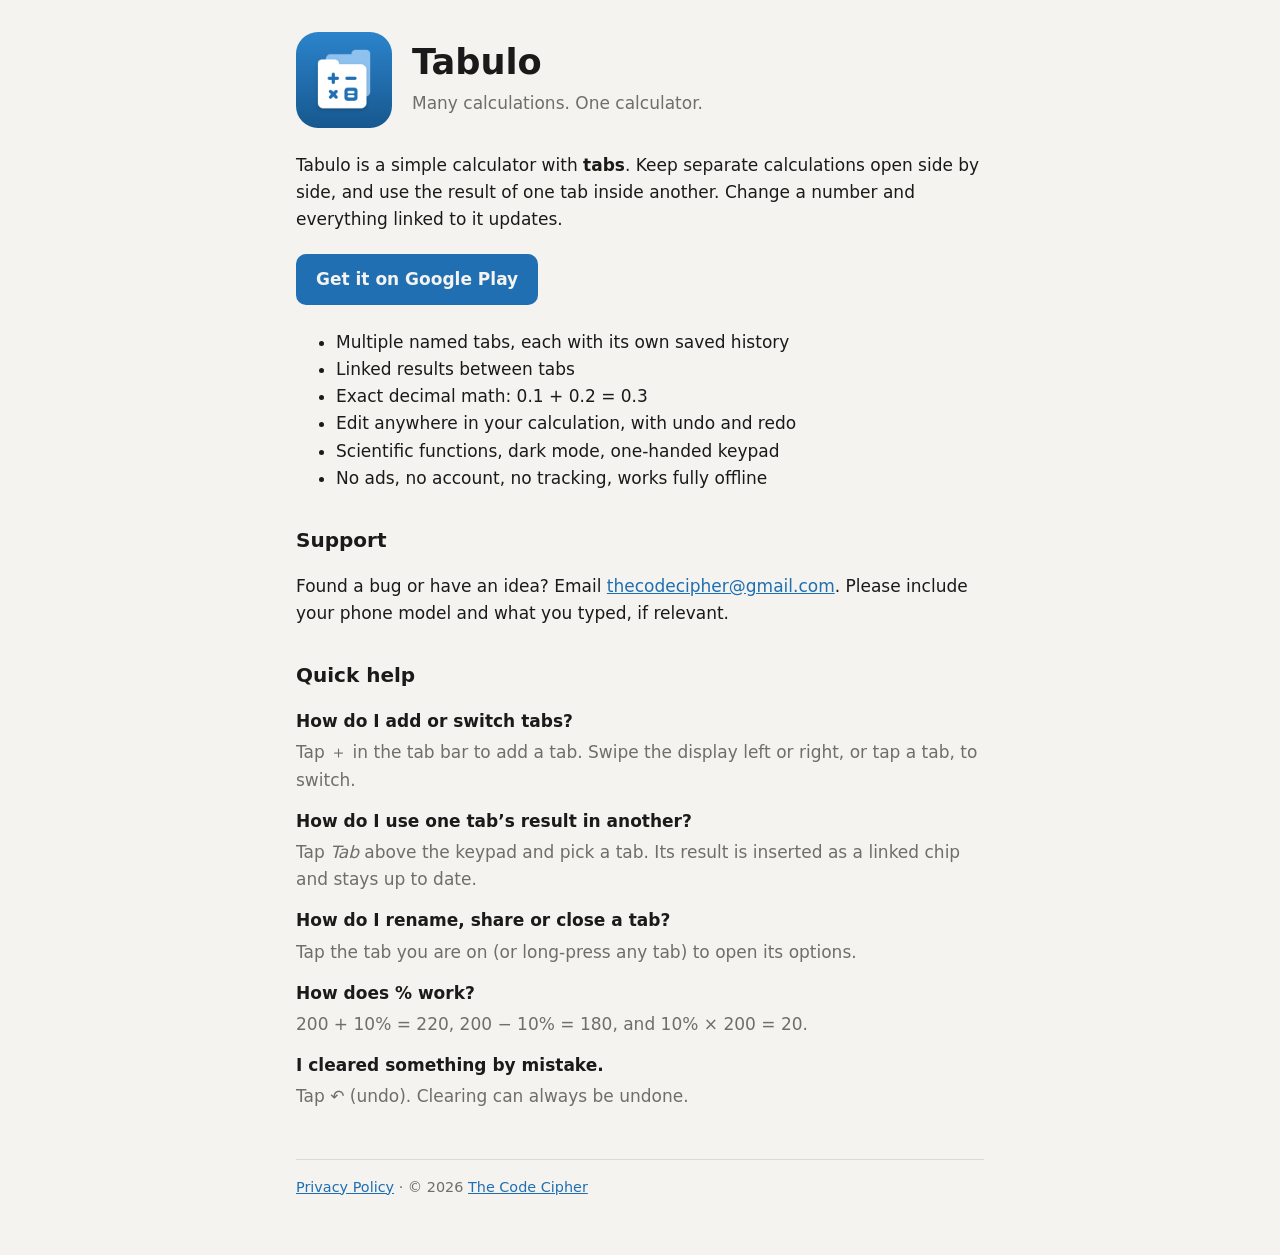
<file: index.html>
<!doctype html>
<html lang="en">
<head>
  <meta charset="utf-8">
  <meta name="viewport" content="width=device-width, initial-scale=1">
  <title>Tabulo Calculator</title>
  <meta name="description" content="Tabulo is a multi-tab calculator: run several calculations side by side and use one tab's result in another. Exact, offline and private.">
  <link rel="icon" href="favicon.png">
  <link rel="stylesheet" href="style.css">
</head>
<body>
  <main>
    <header class="hero">
      <img src="icon.png" alt="" width="96" height="96">
      <div>
        <h1>Tabulo</h1>
        <p class="tagline">Many calculations. One calculator.</p>
      </div>
    </header>

    <p>Tabulo is a simple calculator with <strong>tabs</strong>. Keep separate calculations open side by side, and use the result of one tab inside another. Change a number and everything linked to it updates.</p>

    <p class="get"><a class="play" href="https://play.google.com/store/apps/details?id=com.thecodecipher.tabulo">Get it on Google Play</a></p>
    <ul>
      <li>Multiple named tabs, each with its own saved history</li>
      <li>Linked results between tabs</li>
      <li>Exact decimal math: 0.1 + 0.2 = 0.3</li>
      <li>Edit anywhere in your calculation, with undo and redo</li>
      <li>Scientific functions, dark mode, one-handed keypad</li>
      <li>No ads, no account, no tracking, works fully offline</li>
    </ul>

    <h2>Support</h2>
    <p>Found a bug or have an idea? Email <a href="mailto:thecodecipher@gmail.com">thecodecipher@gmail.com</a>. Please include your phone model and what you typed, if relevant.</p>

    <h2>Quick help</h2>
    <dl>
      <dt>How do I add or switch tabs?</dt>
      <dd>Tap ＋ in the tab bar to add a tab. Swipe the display left or right, or tap a tab, to switch.</dd>
      <dt>How do I use one tab’s result in another?</dt>
      <dd>Tap <em>Tab</em> above the keypad and pick a tab. Its result is inserted as a linked chip and stays up to date.</dd>
      <dt>How do I rename, share or close a tab?</dt>
      <dd>Tap the tab you are on (or long-press any tab) to open its options.</dd>
      <dt>How does % work?</dt>
      <dd>200 + 10% = 220, 200 − 10% = 180, and 10% × 200 = 20.</dd>
      <dt>I cleared something by mistake.</dt>
      <dd>Tap ↶ (undo). Clearing can always be undone.</dd>
    </dl>

    <footer><a href="privacy.html">Privacy Policy</a> · © 2026 <a href="https://thecodecipher.com/">The Code Cipher</a></footer>
  </main>
</body>
</html>
</file>
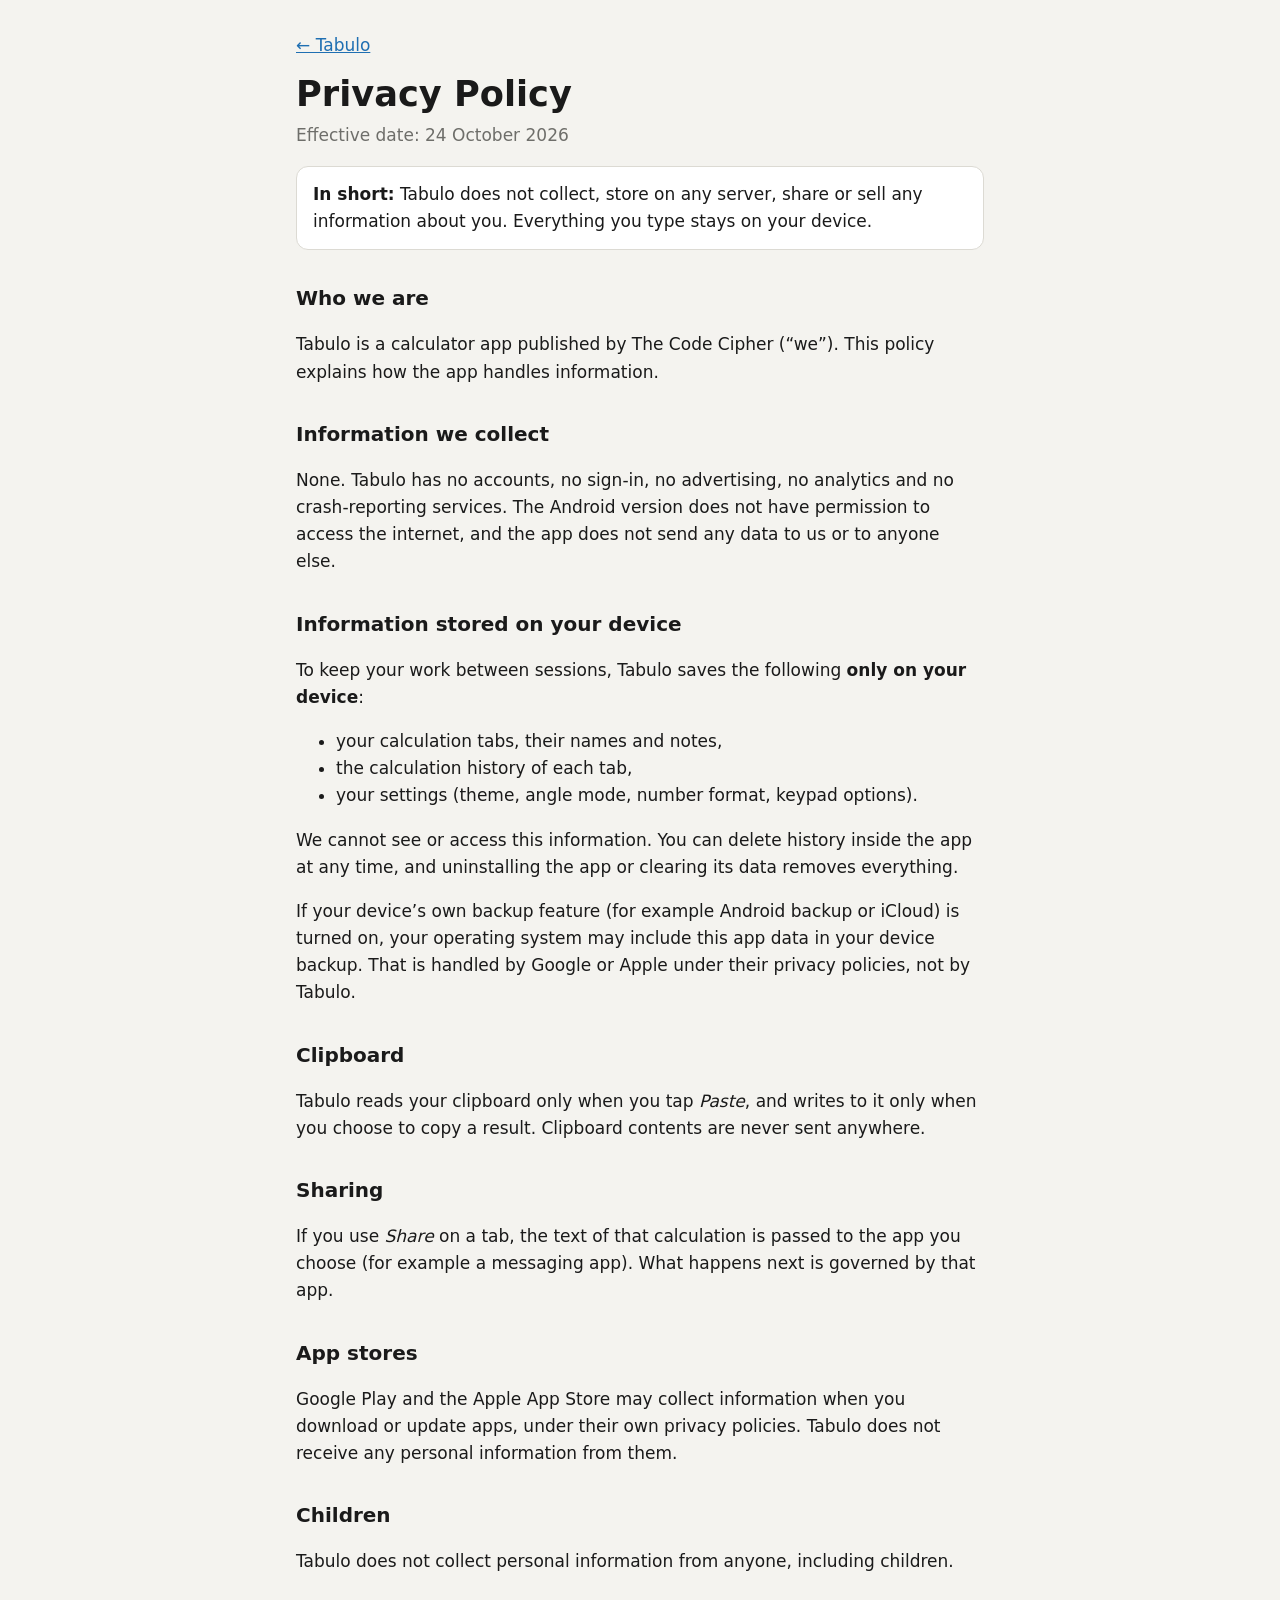
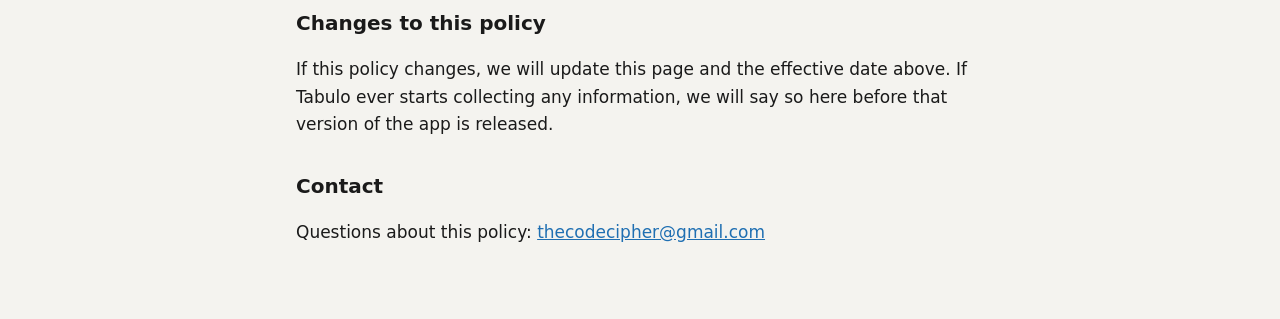
<file: privacy.html>
<!doctype html>
<html lang="en">
<head>
  <meta charset="utf-8">
  <meta name="viewport" content="width=device-width, initial-scale=1">
  <title>Tabulo Privacy Policy</title>
  <meta name="description" content="Privacy policy for Tabulo, the multi-tab calculator. Tabulo collects no personal data.">
  <link rel="icon" href="favicon.png">
  <link rel="stylesheet" href="style.css">
</head>
<body>
  <main>
    <p class="back"><a href="./">← Tabulo</a></p>
    <h1>Privacy Policy</h1>
    <p class="meta">Effective date: 24 October 2026</p>

    <p class="summary"><strong>In short:</strong> Tabulo does not collect, store on any server, share or sell any information about you. Everything you type stays on your device.</p>

    <h2>Who we are</h2>
    <p>Tabulo is a calculator app published by The Code Cipher (“we”). This policy explains how the app handles information.</p>

    <h2>Information we collect</h2>
    <p>None. Tabulo has no accounts, no sign-in, no advertising, no analytics and no crash-reporting services. The Android version does not have permission to access the internet, and the app does not send any data to us or to anyone else.</p>

    <h2>Information stored on your device</h2>
    <p>To keep your work between sessions, Tabulo saves the following <strong>only on your device</strong>:</p>
    <ul>
      <li>your calculation tabs, their names and notes,</li>
      <li>the calculation history of each tab,</li>
      <li>your settings (theme, angle mode, number format, keypad options).</li>
    </ul>
    <p>We cannot see or access this information. You can delete history inside the app at any time, and uninstalling the app or clearing its data removes everything.</p>
    <p>If your device’s own backup feature (for example Android backup or iCloud) is turned on, your operating system may include this app data in your device backup. That is handled by Google or Apple under their privacy policies, not by Tabulo.</p>

    <h2>Clipboard</h2>
    <p>Tabulo reads your clipboard only when you tap <em>Paste</em>, and writes to it only when you choose to copy a result. Clipboard contents are never sent anywhere.</p>

    <h2>Sharing</h2>
    <p>If you use <em>Share</em> on a tab, the text of that calculation is passed to the app you choose (for example a messaging app). What happens next is governed by that app.</p>

    <h2>App stores</h2>
    <p>Google Play and the Apple App Store may collect information when you download or update apps, under their own privacy policies. Tabulo does not receive any personal information from them.</p>

    <h2>Children</h2>
    <p>Tabulo does not collect personal information from anyone, including children.</p>

    <h2>Changes to this policy</h2>
    <p>If this policy changes, we will update this page and the effective date above. If Tabulo ever starts collecting any information, we will say so here before that version of the app is released.</p>

    <h2>Contact</h2>
    <p>Questions about this policy: <a href="mailto:thecodecipher@gmail.com">thecodecipher@gmail.com</a></p>
  </main>
</body>
</html>
</file>
<file: style.css>
:root {
  --bg: #f4f3ef;
  --text: #1a1a1a;
  --muted: #6e6e6a;
  --accent: #1f6fb2;
  --card: #ffffff;
  --border: #dcdad3;
}
@media (prefers-color-scheme: dark) {
  :root {
    --bg: #111111;
    --text: #f1f1f1;
    --muted: #9a9a96;
    --accent: #4a9ee0;
    --card: #1d1d1d;
    --border: #2e2e2e;
  }
}
* { box-sizing: border-box; }
body {
  margin: 0;
  background: var(--bg);
  color: var(--text);
  font: 17px/1.6 system-ui, -apple-system, "Segoe UI", Roboto, sans-serif;
}
main { max-width: 720px; margin: 0 auto; padding: 32px 16px 56px; }
a { color: var(--accent); }
h1 { font-size: 2.2rem; line-height: 1.1; margin: 0 0 8px; }
h2 { font-size: 1.25rem; margin: 32px 0 8px; }
.hero { display: flex; align-items: center; gap: 20px; margin-bottom: 24px; }
.hero img { border-radius: 22px; flex-shrink: 0; }
.tagline, .meta, .back { color: var(--muted); margin: 0; }
.back { margin-bottom: 16px; }
.summary { background: var(--card); border: 1px solid var(--border); border-radius: 12px; padding: 14px 16px; }
.get { margin: 20px 0 24px; }
.play { display: inline-block; background: var(--accent); color: var(--bg); font-weight: 600; text-decoration: none; padding: 12px 20px; border-radius: 10px; }
.play:hover, .play:focus-visible { filter: brightness(1.1); }
dt { font-weight: 600; margin-top: 14px; }
dd { margin: 4px 0 0; color: var(--muted); }
footer { margin-top: 48px; padding-top: 16px; border-top: 1px solid var(--border); color: var(--muted); font-size: 0.9rem; }
</file>
